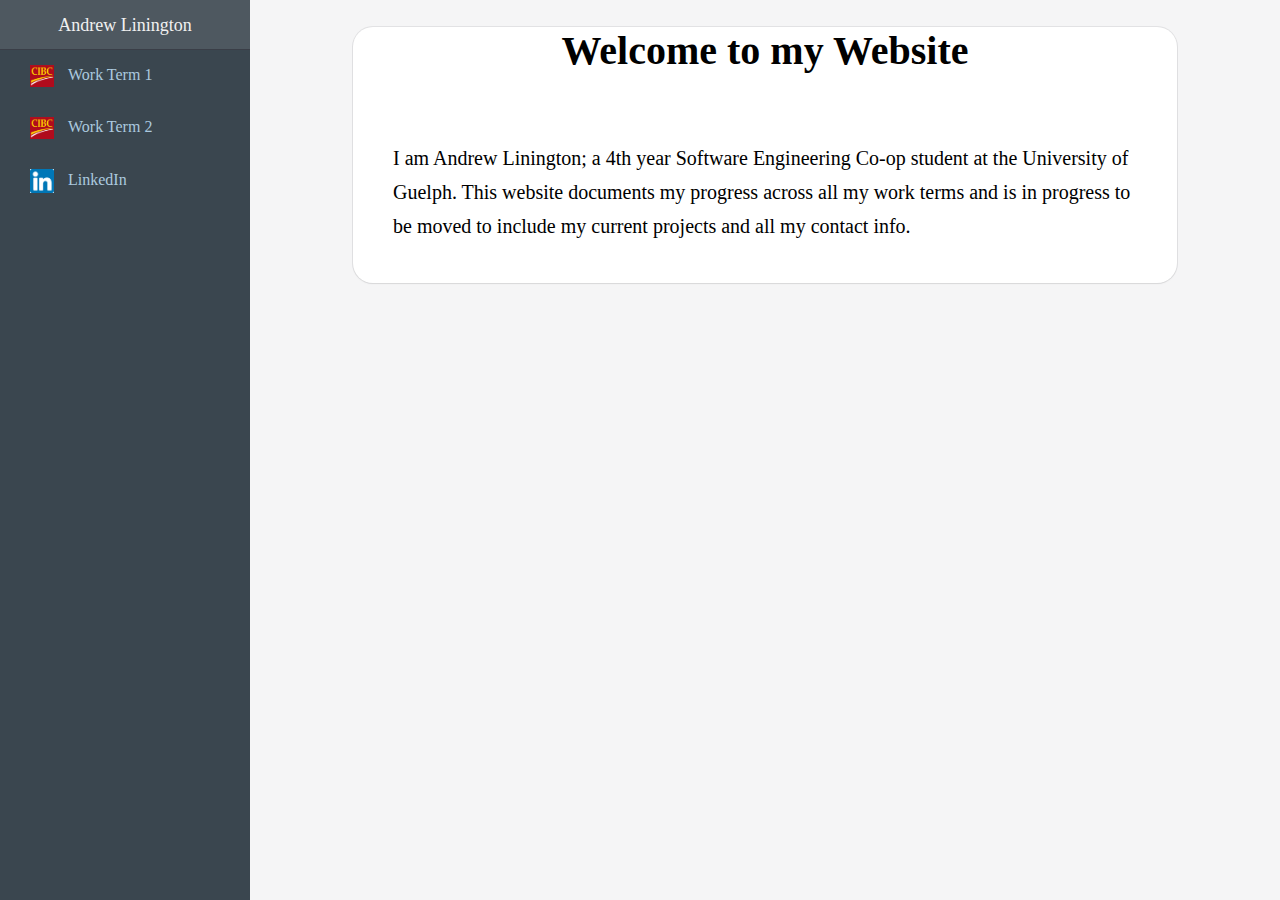
<file: index.html>
<!DOCTYPE HTML PUBLIC "-//W3C//DTD HTML 4.01 Transitional//EN"
        "http://www.w3.org/TR/html4/loose.dtd">
<html>
    <head>
        <link rel="stylesheet" href="css/CIBC.css">
        <title>Andrew Linington</title>
    </head>
    <body>
        <div>
            <div class="sidenav">
                <a id="home" title="Home" href="index.html">Andrew Linington</a>
                <div class="work-term-box" title="Work Term 1">
                    <a href="CIBC_WT1.html">
                        <img src="images/CIBC.png" alt="Work Term 1">&nbsp;Work Term 1&nbsp;</a>
                </div>
                <div class="work-term-box" title="Work Term 1">
                    <a href="CIBC_WT2.html">
                        <img src="images/CIBC.png" alt="Work Term 2">&nbsp;Work Term 2&nbsp;</a>
                </div>
                <div class="work-term-box" title="LinkedIn">
                    <a href="https://www.linkedin.com/in/andrew-linington" target="_blank">
                        <img src="images/LinkedIn.png" alt="LinkedIn">&nbsp;LinkedIn&nbsp;</a>
                </div>
            </div>
            <div id="main">
                <div class="card">
                    <h1 style="text-align: center;">Welcome to my Website</h1>
                    <p>I am Andrew Linington; a 4th year Software Engineering Co-op student at the University of Guelph.
                        This website documents my progress across all my work terms and is in progress to be moved to include my current projects and all my contact info.  
                    </p>
                </div>
            </div>
        </div>
    </body>
</html>
</file>
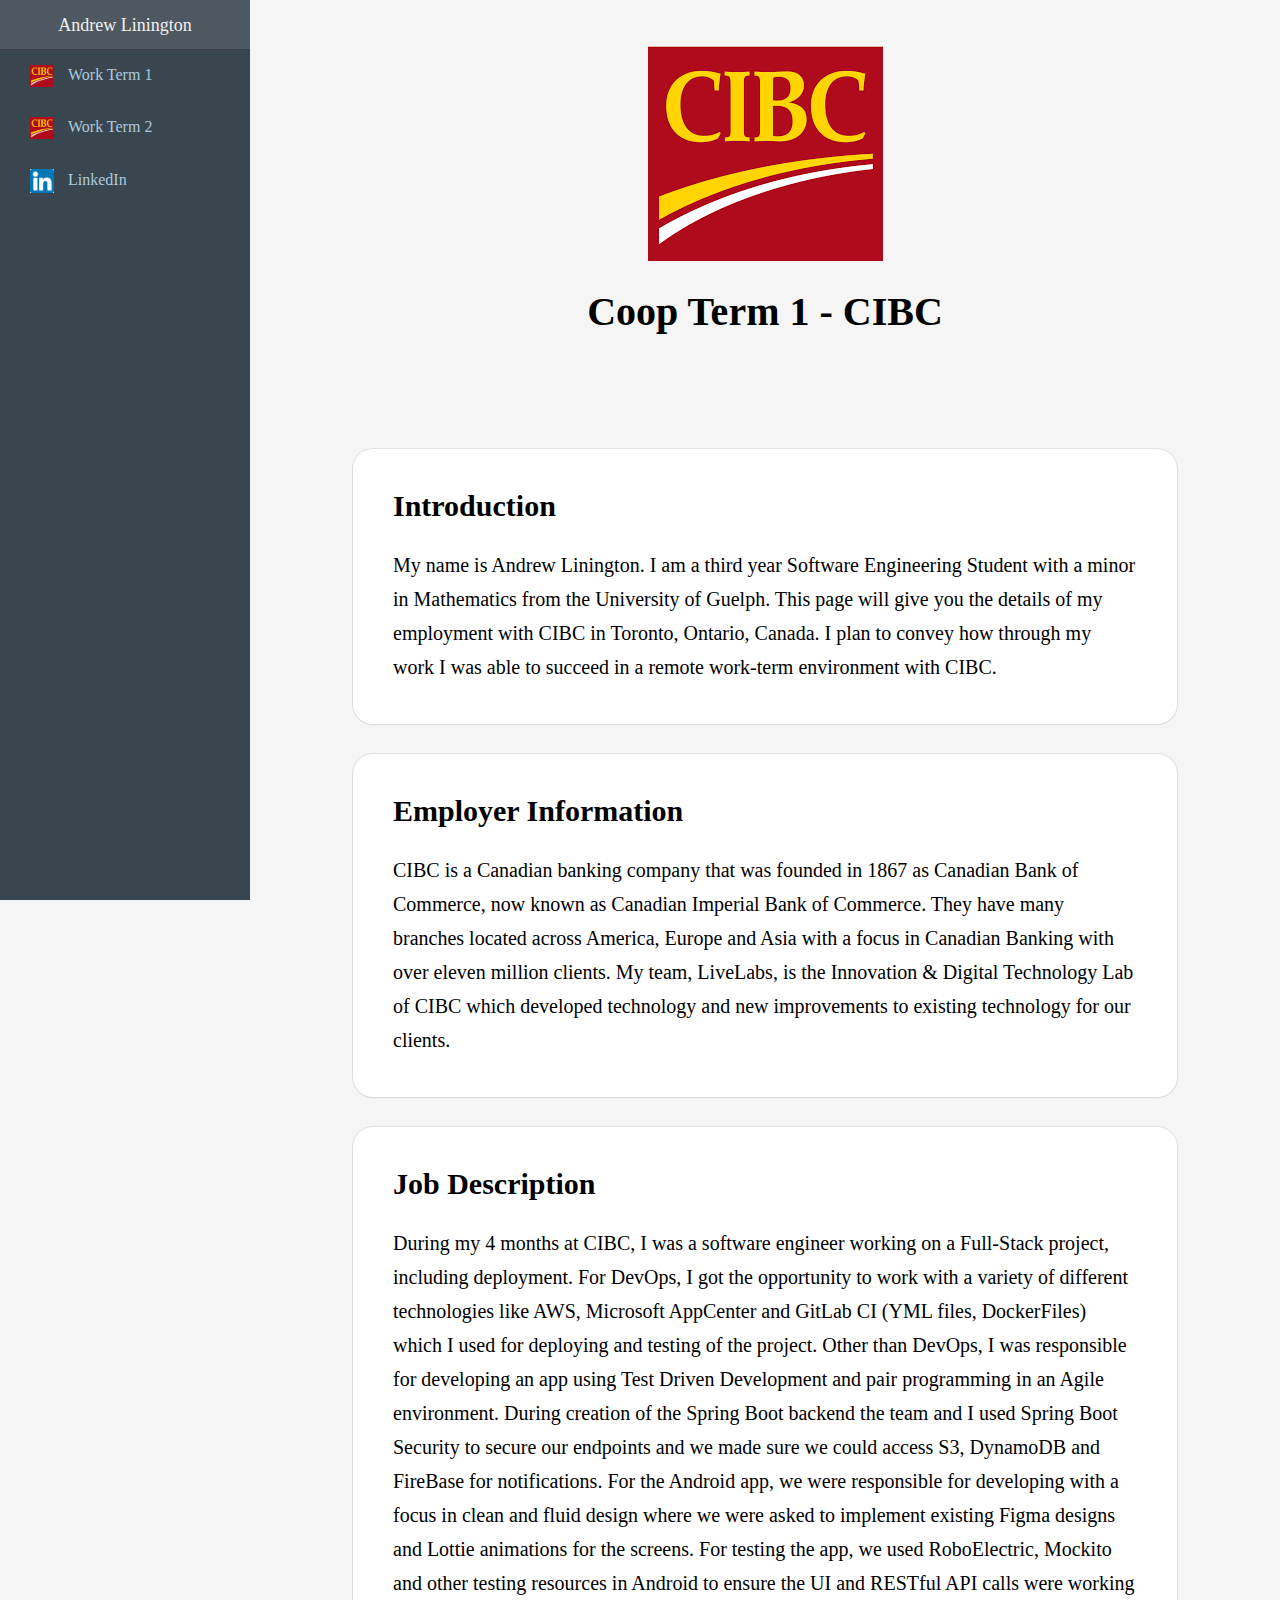
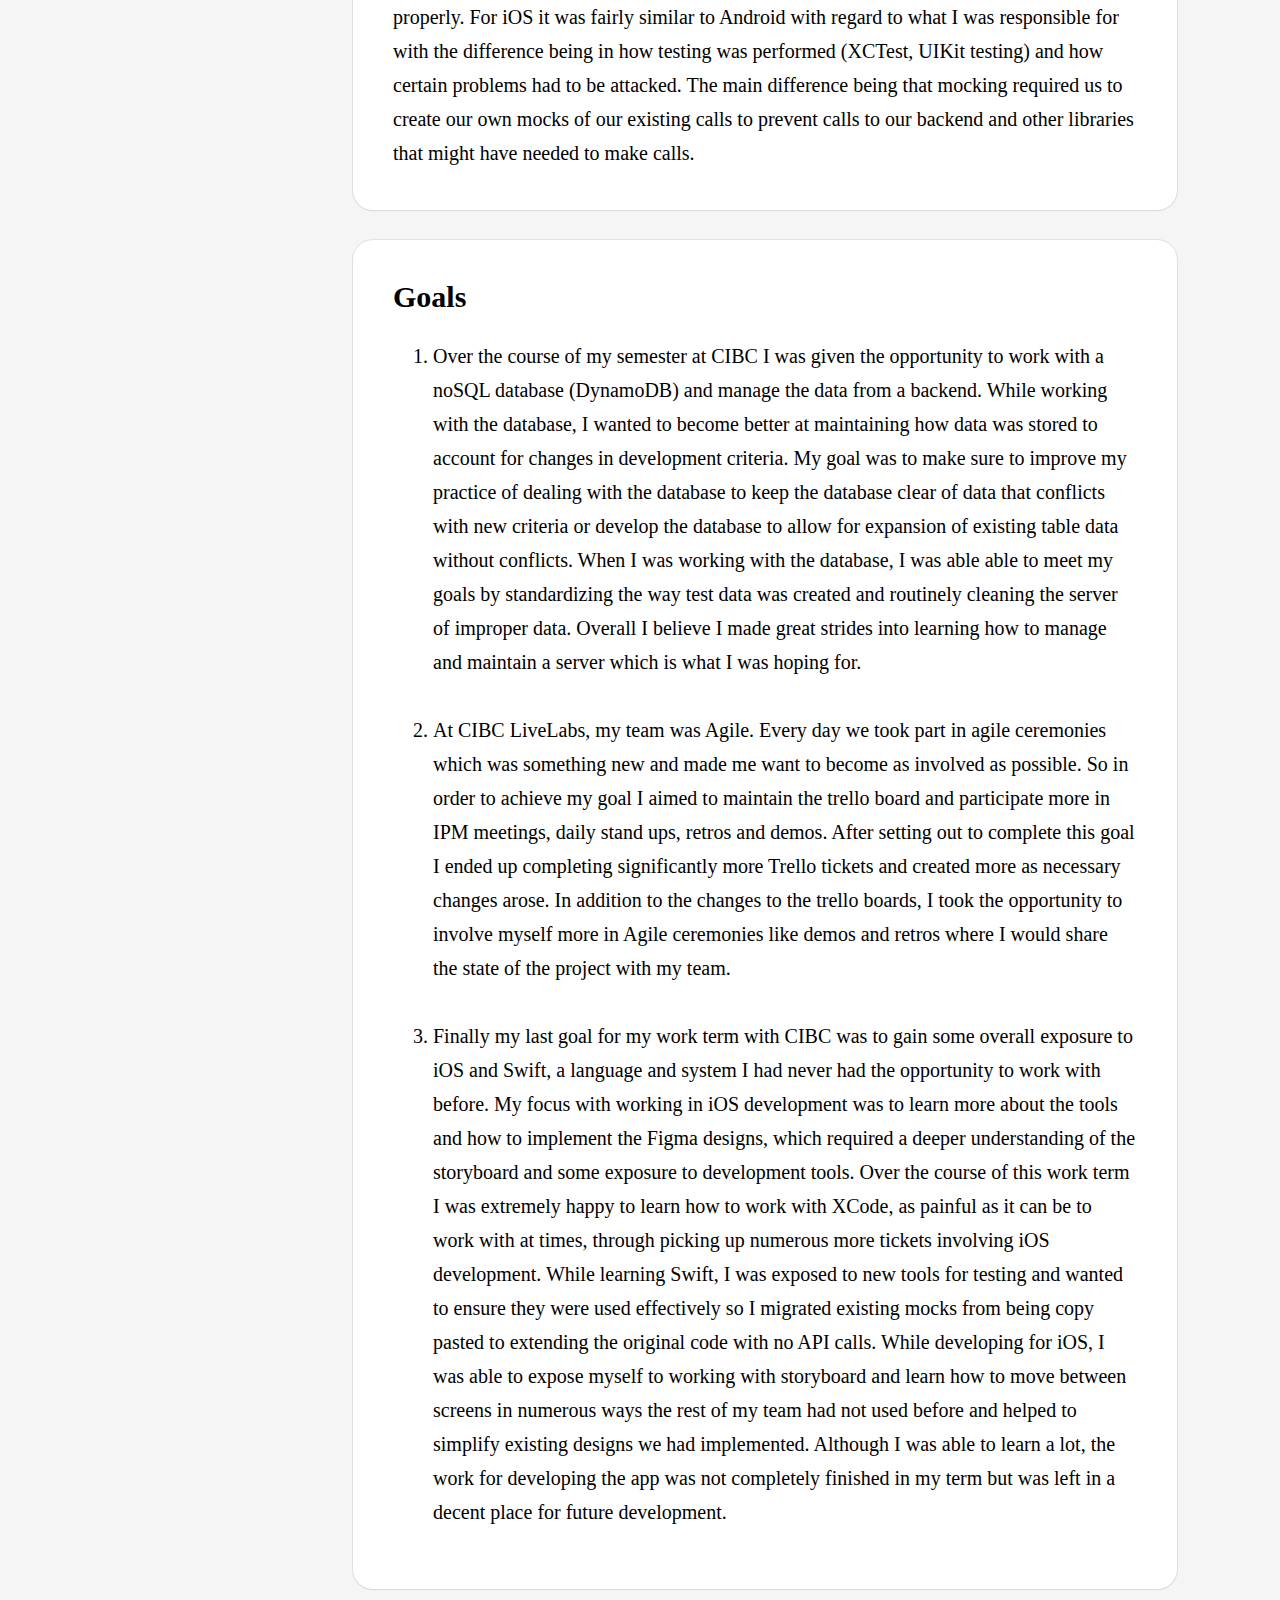
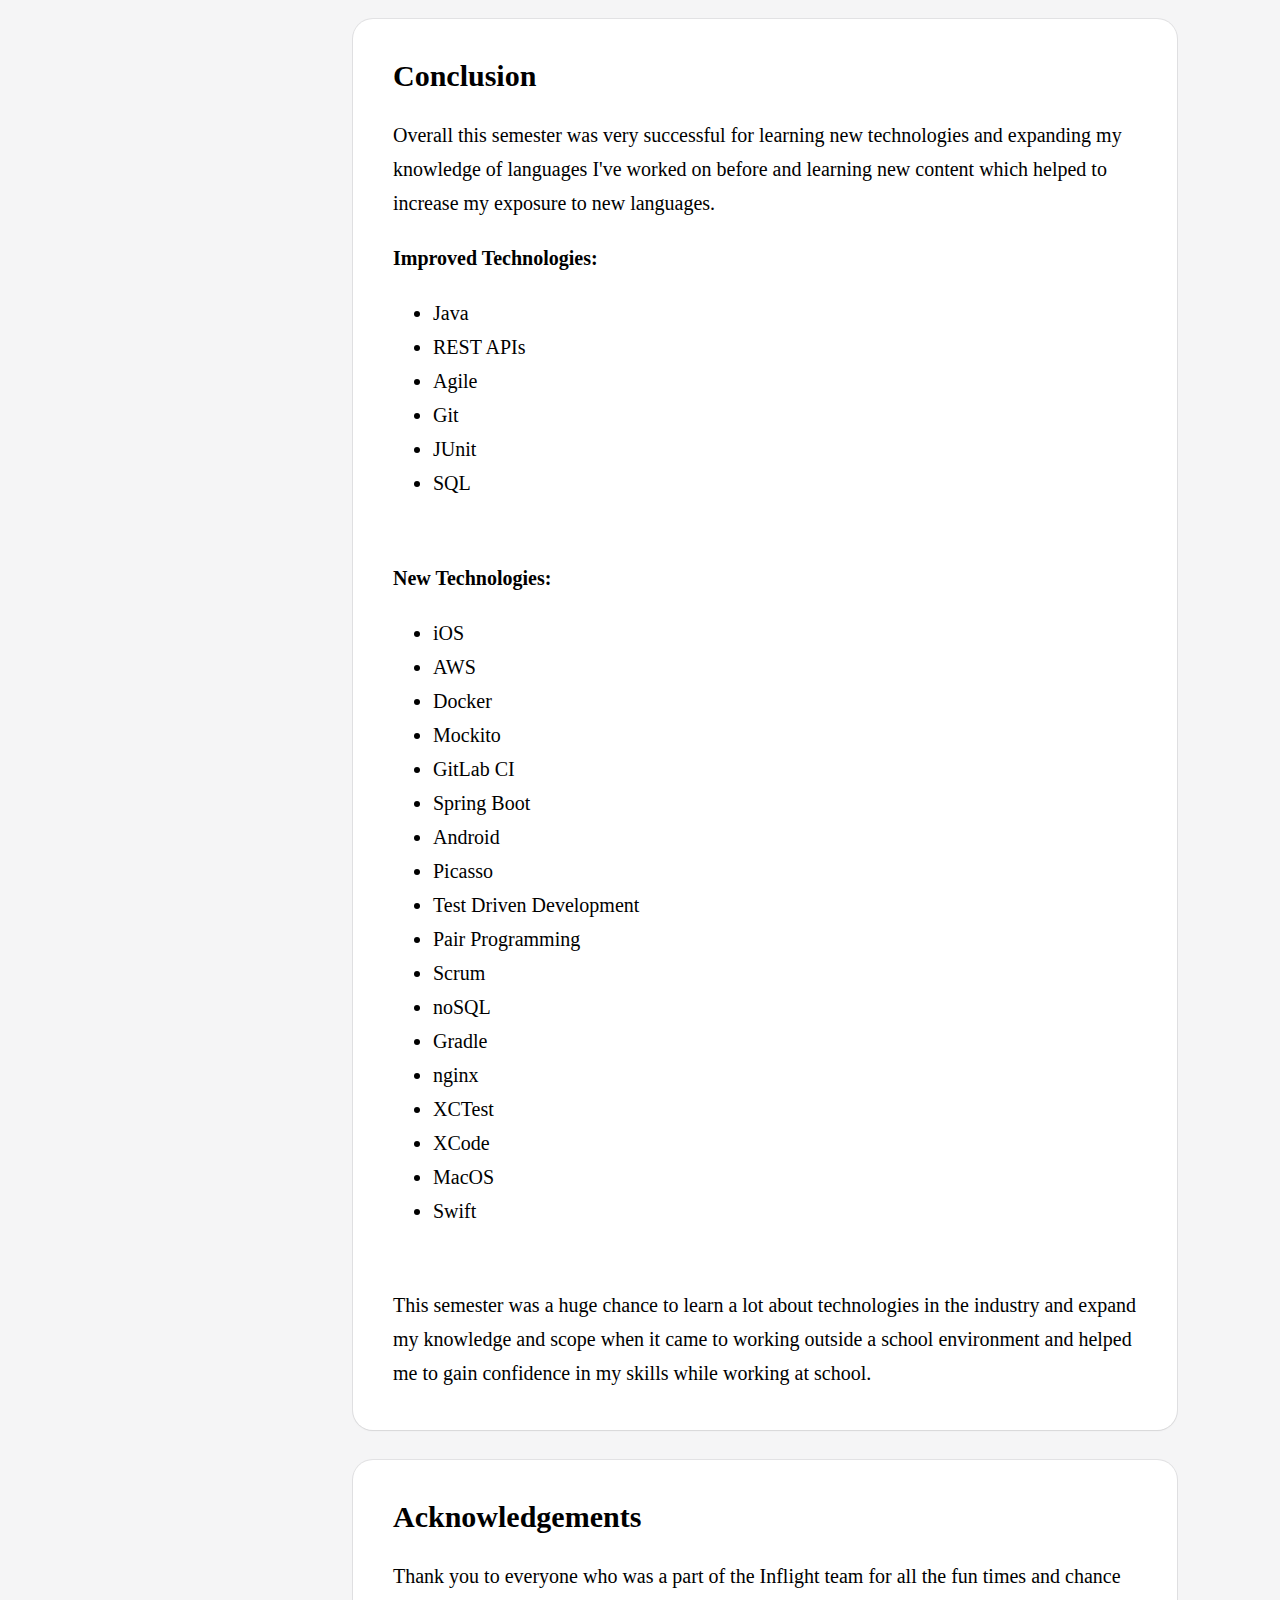
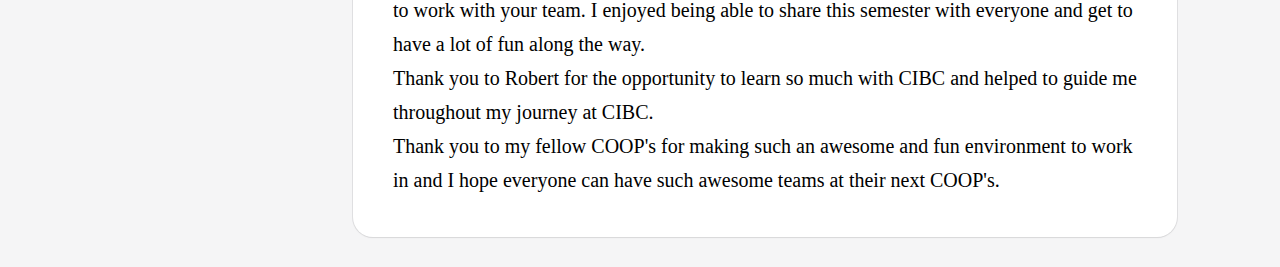
<file: CIBC_WT1.html>
<!DOCTYPE HTML PUBLIC "-//W3C//DTD HTML 4.01 Transitional//EN"
        "http://www.w3.org/TR/html4/loose.dtd">
<html>
    <head>
        <link rel="stylesheet" href="css/CIBC.css">
        <title>Andrew Linington</title>
    </head>
    <body>
        <div>
            <div class="sidenav">
                <a id="home" title="Home" href="index.html">Andrew Linington</a>
                <div class="work-term-box" title="Work Term 1">
                    <a href="CIBC_WT1.html">
                        <img src="images/CIBC.png" alt="Work Term 1">&nbsp;Work Term 1&nbsp;</a>
                </div>
                <div class="work-term-box" title="Work Term 1">
                    <a href="CIBC_WT2.html">
                        <img src="images/CIBC.png" alt="Work Term 2">&nbsp;Work Term 2&nbsp;</a>
                </div>
                <div class="work-term-box" title="LinkedIn">
                    <a href="https://www.linkedin.com/in/andrew-linington" target="_blank">
                        <img src="images/LinkedIn.png" alt="LinkedIn">&nbsp;LinkedIn&nbsp;</a>
                </div>
            </div>
            <div id="main">
                <br/>
                <div >
                    <br/>
                    <img src="images/CIBC.png" class="centered-block"/>
                    <h1 style="text-align: center;">
                        Coop Term 1 - CIBC
                    </h1>
                    <br/>
                </div>
                <div class="card">
                    <h2>
                        Introduction
                    </h2>
                    <p>
                        My name is Andrew Linington. I am a third year Software Engineering Student with a minor in Mathematics from the University of Guelph. This page will give you the details of my employment with CIBC in Toronto, Ontario, Canada.
                        I plan to convey how through my work I was able to succeed in a remote work-term environment with CIBC.
                    </p>
                </div>
                <div class="card">
                    <h2>
                        Employer Information
                    </h2>
                    <p>
                        CIBC is a Canadian banking company that was founded in 1867 as  Canadian Bank of Commerce, now known as Canadian Imperial Bank of Commerce.
                        They have many branches located across America, Europe and Asia with a focus in Canadian Banking with over eleven million clients.
                        My team, LiveLabs, is the Innovation & Digital Technology Lab of CIBC which developed technology and new improvements to existing technology for our clients.
                    </p>
                </div>
                <div class="card">
                    <h2>
                        Job Description
                    </h2>
                    <p>
                        During my 4 months at CIBC, I was a software engineer working on a Full-Stack project, including deployment.
                        For DevOps, I got the opportunity to work with a variety of different technologies like AWS, Microsoft AppCenter and GitLab CI (YML files, DockerFiles) which I used for deploying and testing of the project.
                        Other than DevOps, I was responsible for developing an app using Test Driven Development and pair programming in an Agile environment.
                        During creation of the Spring Boot backend the team and I used Spring Boot Security to secure our endpoints and we made sure we could access S3, DynamoDB and FireBase for notifications.
                        For the Android app, we were responsible for developing with a focus in clean and fluid design where we were asked to implement existing Figma designs and Lottie animations for the screens.
                        For testing the app, we used RoboElectric, Mockito and other testing resources in Android to ensure the UI and RESTful API calls were working properly.
                        For iOS it was fairly similar to Android with regard to what I was responsible for with the difference being in how testing was performed (XCTest, UIKit testing) and how certain problems had to be attacked.
                        The main difference being that mocking required us to create our own mocks of our existing calls to prevent calls to our backend and other libraries that might have needed to make calls.
                    </p>
                </div>
                <div class="card">
                    <h2>
                        Goals
                    </h2>
                    <p>
                        <div class="list">
                            <ol>
                                <li>
                                    Over the course of my semester at CIBC I was given the opportunity to work with a noSQL database (DynamoDB) and manage the data from a backend.
                                    While working with the database, I wanted to become better at maintaining how data was stored to account for changes in development criteria.
                                    My goal was to make sure to improve my practice of dealing with the database to keep the database clear of data that conflicts with new criteria or develop the database to allow for expansion of existing table data without conflicts.
                                    When I was working with the database, I was able able to meet my goals by standardizing the way test data was created and routinely cleaning the server of improper data.
                                    Overall I believe I made great strides into learning how to manage and maintain a server which is what I was hoping for.
                                </li>
                                <br>
                                <li>
                                    At CIBC LiveLabs, my team was Agile. Every day we took part in agile ceremonies which was something new and made me want to become as involved as possible.
                                    So in order to achieve my goal I aimed to maintain the trello board and participate more in IPM meetings, daily stand ups, retros  and demos.
                                    After setting out to complete this goal I ended up completing significantly more Trello tickets and created more as necessary changes arose.
                                    In addition to the changes to the trello boards, I took the opportunity to involve myself more in Agile ceremonies like demos and retros where I would share the state of the project with my team.
                                </li>
                                <br>
                                <li>
                                    Finally my last goal for my work term with CIBC was to gain some overall exposure to iOS and Swift, a language and system I had never had the opportunity to work with before.
                                    My focus with working in iOS development was to learn more about the tools and how to implement the Figma designs, which required a deeper understanding of the storyboard and some exposure to development tools.
                                    Over the course of this work term I was extremely happy to learn how to work with XCode, as painful as it can be to work with at times, through picking up numerous more tickets involving iOS development.
                                    While learning Swift, I was exposed to new tools for testing and wanted to ensure they were used effectively so I migrated existing mocks from being copy pasted to extending the original code with no API calls.
                                    While developing for iOS, I was able to expose myself to working with storyboard and learn how to move between screens in numerous ways the rest of my team had not used before and helped to simplify existing designs we had implemented.
                                    Although I was able to learn a lot, the work for developing the app was not completely finished in my term but was left in a decent place for future development.
                                </li>
                            </ol>
                        </div>
                    </p>
                </div>
                <div class="card">
                    <h2>
                        Conclusion
                    </h2>
                    <p> Overall this semester was very successful for learning new technologies and expanding my knowledge of languages I've worked on before and learning new content which helped to increase my exposure to new languages. </p>
                    <h4>Improved Technologies:</h4>
                    <div class="list">
                        <ul>
                            <li>
                                Java
                            </li>
                            <li>
                                REST APIs
                            </li>
                            <li>
                                Agile
                            </li>
                            <li>
                                Git
                            </li>
                            <li>
                                JUnit
                            </li>
                            <li>
                                SQL
                            </li>
                        </ul>
                    </div>
                    <h4>New Technologies:</h4>
                    <div class="list">
                        <ul>
                            <li>
                                iOS
                            </li>
                            <li>
                                AWS
                            </li>
                            <li>
                                Docker
                            </li>
                            <li>
                                Mockito
                            </li>
                            <li>
                                GitLab CI
                            </li>
                            <li>
                                Spring Boot
                            </li>
                            <li>
                                Android
                            </li>
                            <li>
                                Picasso
                            </li>
                            <li>
                                Test Driven Development
                            </li>
                            <li>
                                Pair Programming
                            </li>
                            <li>
                                Scrum
                            </li>
                            <li>
                                noSQL
                            </li>
                            <li>
                                Gradle
                            </li>
                            <li>
                                nginx
                            </li>
                            <li>
                                XCTest
                            </li>
                            <li>
                                XCode
                            </li>
                            <li>
                                MacOS
                            </li>
                            <li>
                                Swift
                            </li>
                        </ul>
                    </div>
                    <p>
                    This semester was a huge chance to learn a lot about technologies in the industry and expand my knowledge and scope when it came to working outside a school environment and helped me to gain confidence
                    in my skills while working at school.
                    </p>
                </div>
                <div class="card">
                    <h2>
                        Acknowledgements
                    </h2>
                    <p>
                        Thank you to everyone who was a part of the Inflight team for all the fun times and chance to work with your team. I enjoyed being able to share this semester with everyone and get to have a lot of fun along the way.
                        <br>
                        Thank you to Robert for the opportunity to learn so much with CIBC and helped to guide me throughout my journey at CIBC.
                        <br>
                        Thank you to my fellow COOP's for making such an awesome and fun environment to work in and I hope everyone can have such awesome teams at their next COOP's.
                    </p>
                </div>
            </div>
        </div>
    </body>
</html>
</file>
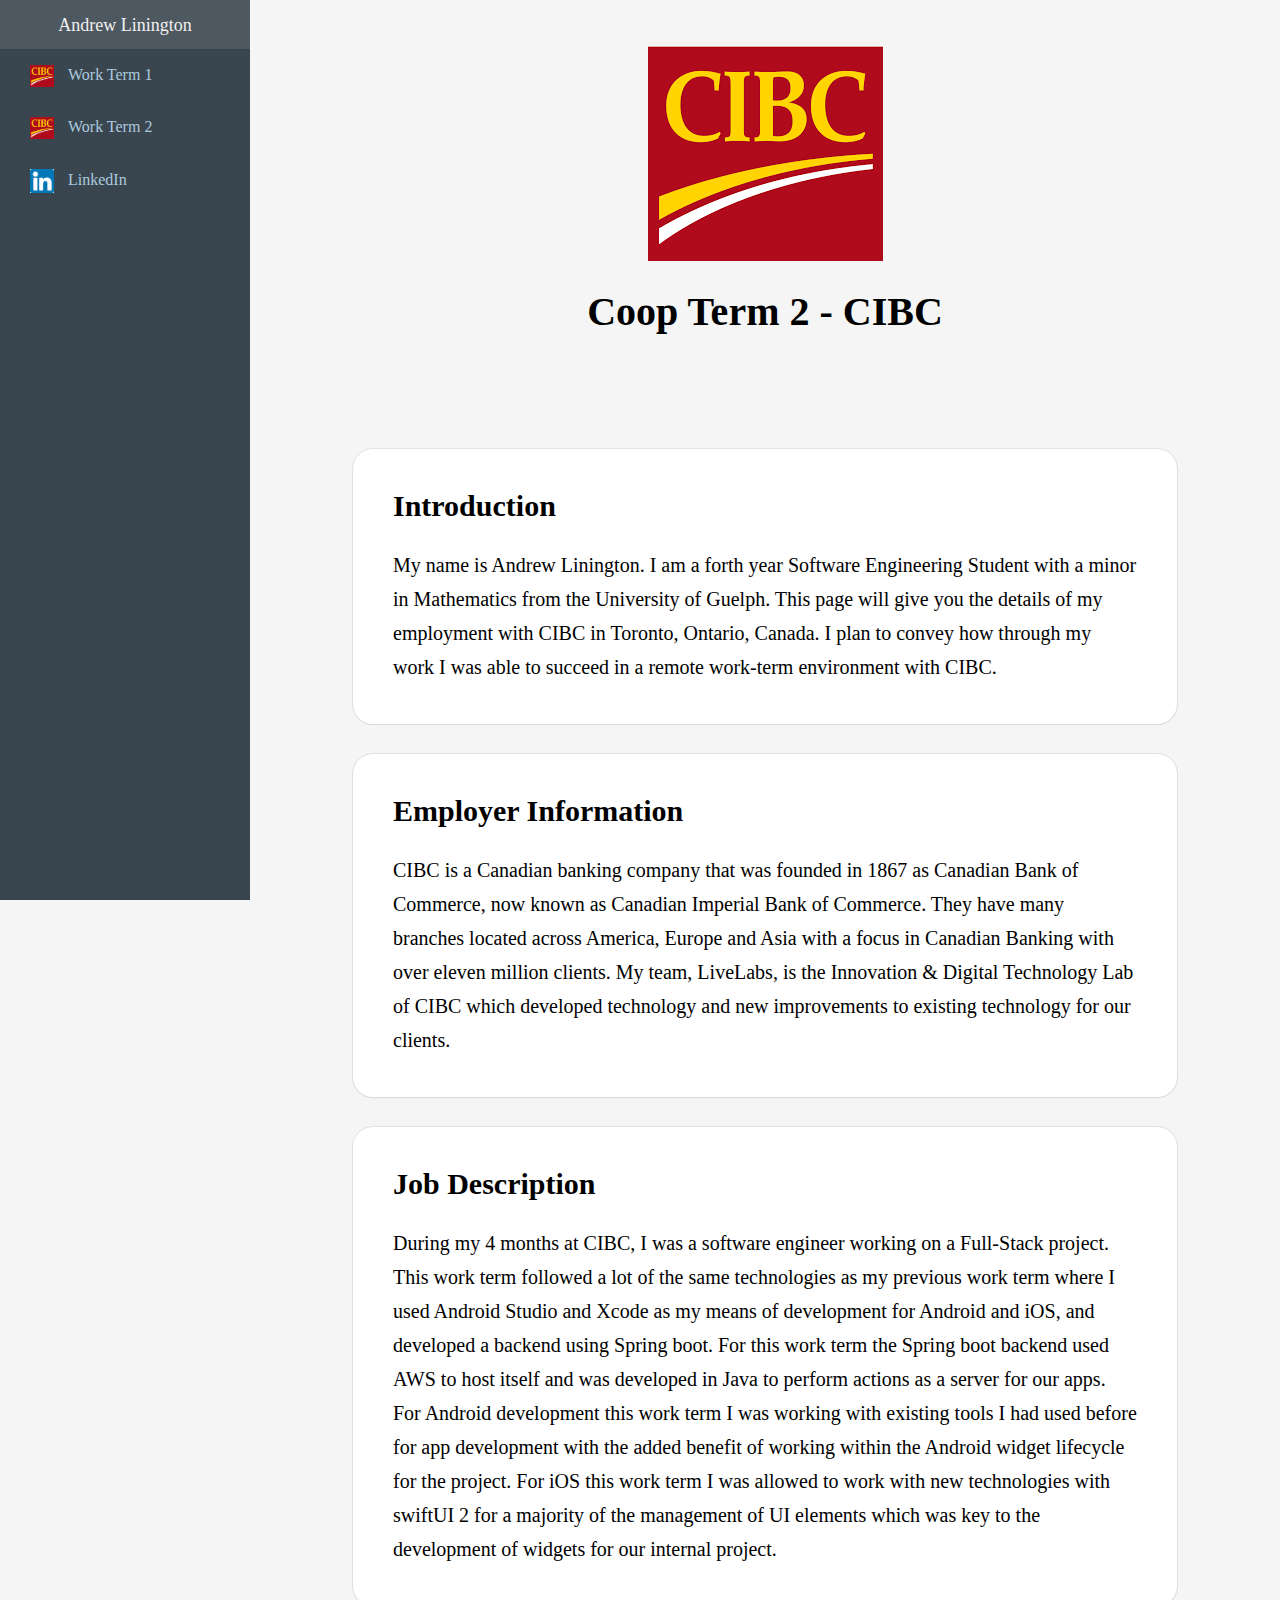
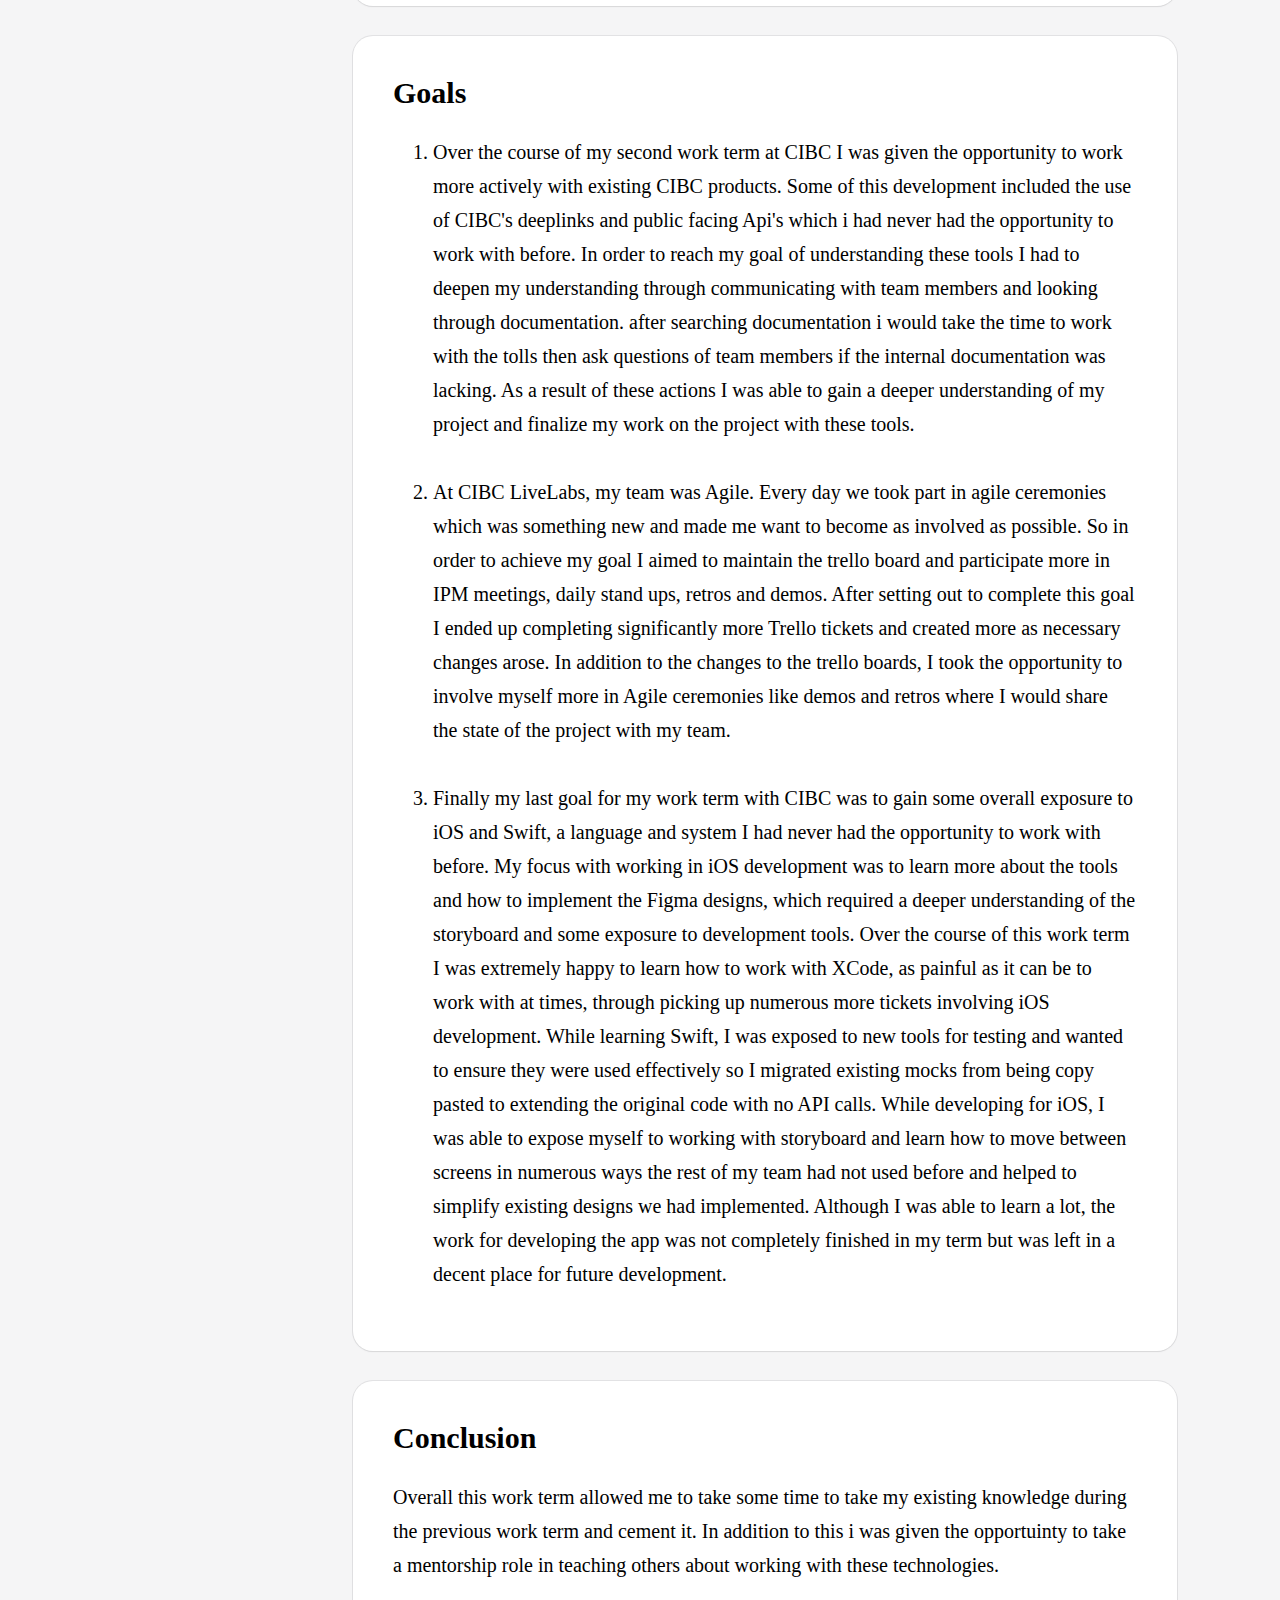
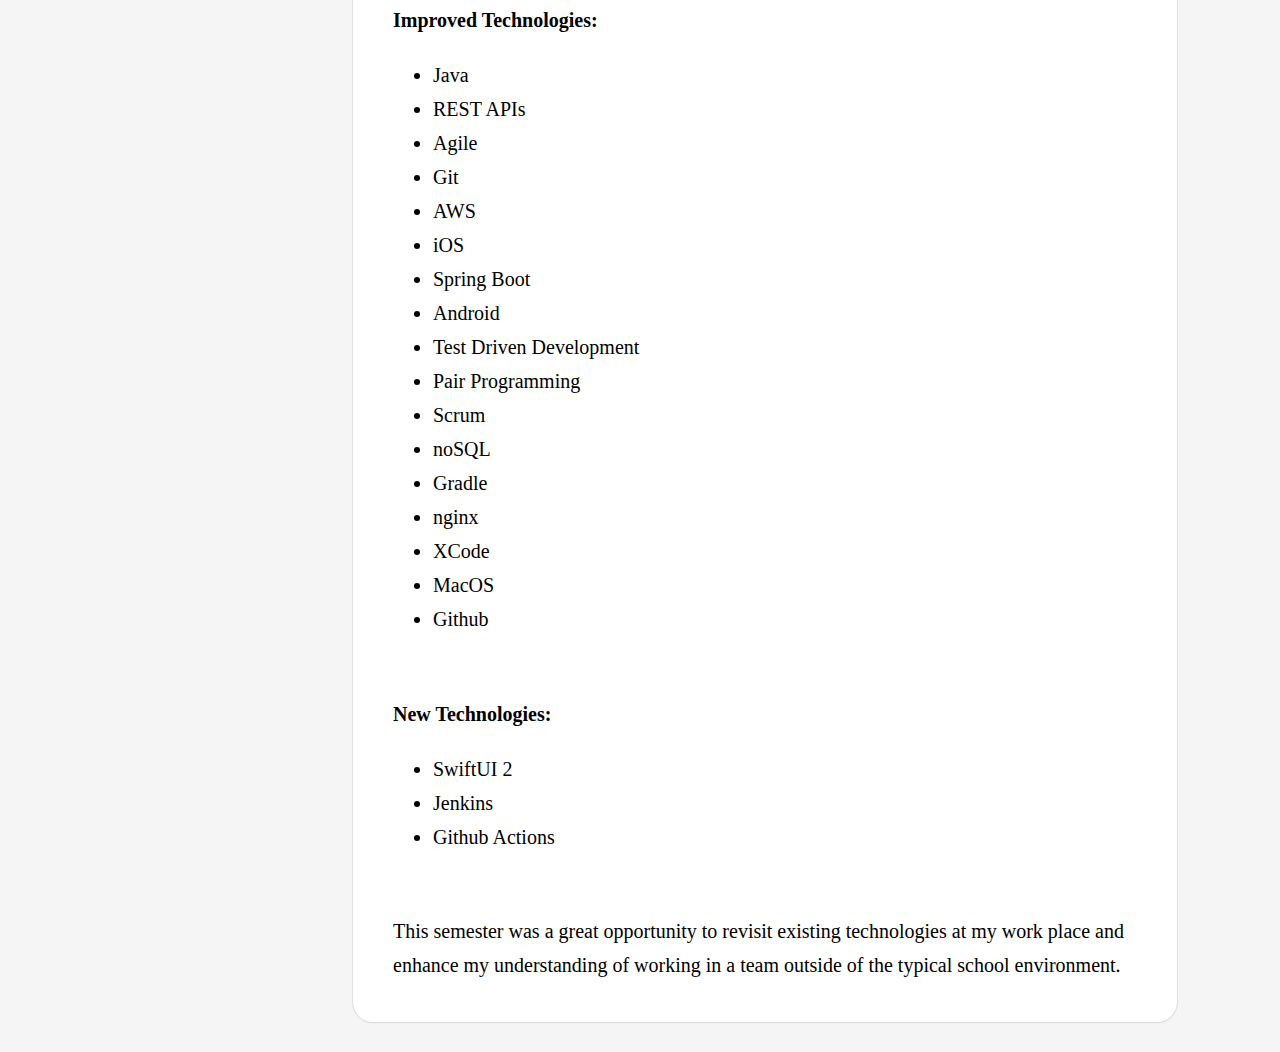
<file: CIBC_WT2.html>
<!DOCTYPE HTML PUBLIC "-//W3C//DTD HTML 4.01 Transitional//EN"
        "http://www.w3.org/TR/html4/loose.dtd">
<html>
    <head>
        <link rel="stylesheet" href="css/CIBC.css">
        <title>Andrew Linington</title>
    </head>
    <body>
        <div>
            <div class="sidenav">
                <a id="home" title="Home" href="index.html">Andrew Linington</a>
                <div class="work-term-box" title="Work Term 1">
                    <a href="CIBC_WT1.html">
                        <img src="images/CIBC.png" alt="Work Term 1">&nbsp;Work Term 1&nbsp;</a>
                </div>
                <div class="work-term-box" title="Work Term 1">
                    <a href="CIBC_WT2.html">
                        <img src="images/CIBC.png" alt="Work Term 2">&nbsp;Work Term 2&nbsp;</a>
                </div>
                <div class="work-term-box" title="LinkedIn">
                    <a href="https://www.linkedin.com/in/andrew-linington" target="_blank">
                        <img src="images/LinkedIn.png" alt="LinkedIn">&nbsp;LinkedIn&nbsp;</a>
                </div>
            </div>
            <div id="main">
                <br/>
                <div >
                    <br/>
                    <img src="images/CIBC.png" class="centered-block"/>
                    <h1 style="text-align: center;">
                        Coop Term 2 - CIBC
                    </h1>
                    <br/>
                </div>
                <div class="card">
                    <h2>
                        Introduction
                    </h2>
                    <p>
                        My name is Andrew Linington. I am a forth year Software Engineering Student with a minor in Mathematics from the University of Guelph. This page will give you the details of my employment with CIBC in Toronto, Ontario, Canada.
                        I plan to convey how through my work I was able to succeed in a remote work-term environment with CIBC.
                    </p>
                </div>
                <div class="card">
                    <h2>
                        Employer Information
                    </h2>
                    <p>
                        CIBC is a Canadian banking company that was founded in 1867 as  Canadian Bank of Commerce, now known as Canadian Imperial Bank of Commerce.
                        They have many branches located across America, Europe and Asia with a focus in Canadian Banking with over eleven million clients.
                        My team, LiveLabs, is the Innovation & Digital Technology Lab of CIBC which developed technology and new improvements to existing technology for our clients.
                    </p>
                </div>
                <!--Add new Info here  -->
                <div class="card">
                    <h2>
                        Job Description
                    </h2>
                    <p>
                        During my 4 months at CIBC, I was a software engineer working on a Full-Stack project. 
	                    This work term followed a lot of the same technologies as my previous work term where I used Android Studio and Xcode as my means of development for Android and iOS, and developed a backend using Spring boot. 
	                    For this work term the Spring boot backend used AWS to host itself and was developed in Java to perform actions as a server for our apps.
	                    For Android development this work term I was working with existing tools I had used before for app development with the added benefit of working within the Android widget lifecycle for the project.
	                    For iOS this work term I was allowed to work with new technologies with swiftUI 2 for a majority of the management of UI elements which was key to the development of widgets for our internal project. 
                    </p>
                </div>

                <!-- Goals -->
                <div class="card">
                    <h2>
                        Goals
                    </h2>
                    <p>
                        <div class="list">
                            <ol>
                                <li>
                                    Over the course of my second work term at CIBC I was given the opportunity to work more actively with existing CIBC products.
                                    Some of this development included the use of CIBC's deeplinks and public facing Api's which i had never had the opportunity to work with before.
                                    In order to reach my goal of understanding these tools I had to deepen my understanding through communicating with team members and looking through documentation. 
                                    after searching documentation i would take the time to work with the tolls then ask questions of team members if the internal documentation was lacking.
                                    As a result of these actions I was able to gain a deeper understanding of my project and finalize my work on the project with these tools.
                                </li>
                                <br>
                                <li>
                                    At CIBC LiveLabs, my team was Agile. Every day we took part in agile ceremonies which was something new and made me want to become as involved as possible.
                                    So in order to achieve my goal I aimed to maintain the trello board and participate more in IPM meetings, daily stand ups, retros  and demos.
                                    After setting out to complete this goal I ended up completing significantly more Trello tickets and created more as necessary changes arose.
                                    In addition to the changes to the trello boards, I took the opportunity to involve myself more in Agile ceremonies like demos and retros where I would share the state of the project with my team.
                                </li>
                                <br>
                                <li>
                                    Finally my last goal for my work term with CIBC was to gain some overall exposure to iOS and Swift, a language and system I had never had the opportunity to work with before.
                                    My focus with working in iOS development was to learn more about the tools and how to implement the Figma designs, which required a deeper understanding of the storyboard and some exposure to development tools.
                                    Over the course of this work term I was extremely happy to learn how to work with XCode, as painful as it can be to work with at times, through picking up numerous more tickets involving iOS development.
                                    While learning Swift, I was exposed to new tools for testing and wanted to ensure they were used effectively so I migrated existing mocks from being copy pasted to extending the original code with no API calls.
                                    While developing for iOS, I was able to expose myself to working with storyboard and learn how to move between screens in numerous ways the rest of my team had not used before and helped to simplify existing designs we had implemented.
                                    Although I was able to learn a lot, the work for developing the app was not completely finished in my term but was left in a decent place for future development.
                                </li>
                            </ol>
                        </div>
                    </p>
                </div>

                <!-- Conclusion -->
                <div class="card">
                    <h2>
                        Conclusion
                    </h2>
                    <p> Overall this work term allowed me to take some time to take my existing knowledge during the previous work term and cement it.
                         In addition to this i was given the opportuinty to take a mentorship role in teaching others about working with these technologies. 
                    </p>
                    <h4>Improved Technologies:</h4>
                    <div class="list">
                        <ul>
                            <li>
                                Java
                            </li>
                            <li>
                                REST APIs
                            </li>
                            <li>
                                Agile
                            </li>
                            <li>
                                Git
                            </li>
                            <li>
                                AWS
                            </li>
                            <li>
                                iOS
                            </li>
                            <li>
                                Spring Boot
                            </li>
                            <li>
                                Android
                            </li>
                            <li>
                                Test Driven Development
                            </li>
                            <li>
                                Pair Programming
                            </li>
                            <li>
                                Scrum
                            </li>
                            <li>
                                noSQL
                            </li>
                            <li>
                                Gradle
                            </li>
                            <li>
                                nginx
                            </li>
                            <li>
                                XCode
                            </li>
                            <li>
                                MacOS
                            </li>
                            <li>
                                Github
                            </li>
                        </ul>
                    </div>
                    <h4>New Technologies:</h4>
                    <div class="list">
                        <ul>
                            <li>
                                SwiftUI 2
                            </li>
                            <li>
                                Jenkins
                            </li>
                            <li>
                                Github Actions
                            </li>
                        </ul>
                    </div>
                    <p>
                    This semester was a great opportunity to revisit existing technologies at my work place and enhance my understanding of
                    working in a team outside of the typical school environment.
                    </p>
                </div>

                <!-- Acknowledgements -->
            </div>
        </div>
    </body>
</html>
</file>
<file: css/CIBC.css>
body {
    margin: auto;
    background-color: #f5f5f6;
    font-size: 20px;
    font-family: "Times New Roman";
}

.max-content-size {
    padding-top: 45px;
    padding-bottom: 45px;
    max-width: 750px;
    margin: auto;
    color: #000000;
}

.centered-block {
    display: block;
    text-align: center;
    margin-right: auto;
    margin-left: auto;
}

.sidenav {
    height: 100%;
    width: 250px;
    position: fixed;
    overflow-x: hidden;
    align-items: center;
    background-color: #3a464f;
    /*46494c*/
    /*22333b*/
    /*box-shadow: 0 1px 2px rgba(0, 0, 0, 0.05), 0 0 0 1px rgba(63, 63, 68, 0.1);*/
    z-index: 100;
    top: 0;
    left: 0;
}


.sidenav #home {
    padding-top: 15px;
    text-align: center;
    padding-bottom: 13px;
    border-bottom: 1px solid rgba(47, 48, 58, 0.644);
}
.sidenav a {
    text-decoration: none;
    text-align: left;
    font-size: large;
    color: #abc9df;
    display: block;
}
.sidenav a:hover {
    background-color: rgba(255, 255, 255, 0.1);
    color: #f1f1f1;
}

.work-term-box {
    /*display: flex;*/
    /*align-items: center;*/
}
.work-term-box a {
    /*display:inline-block;*/
    /*vertical-align: middle;*/
    text-align: left;
    font-size: 16px;
    padding-top: 15px;
    padding-bottom: 15px;
    width: 100%;
}
.work-term-box img {
    padding-left: 30px;
    padding-right: 10px;
    vertical-align: middle;
    width: 24px;
}
.card {
    border-radius: 20px;
    box-shadow: 0 1px 2px rgba(0, 0, 0, 0.05), 0 0 0 1px rgba(63, 63, 68, 0.1);
    background-color: #FFFFFF;
    width: 80%;
    margin-right: auto;
    margin-left: auto;
    margin-bottom: 30px;
    /*margin-bottom: 30px;*/
    /*color: #55828B;*/
    /*color: #364958;*/
}
.card p {
    line-height: 1.7;
    padding: 0 40px 0 40px;
}
.card p:last-child, ul:last-child {
    padding-bottom: 40px;
}
#main {
    margin-left: 250px;
}
h1 {
    padding: 0 40px 40px 40px;
    text-align: center;
}
h2 {
    padding: 40px 40px 0 40px;
}
h4 {
    padding: 0 40px;
}
hr {
    /*margin-top: 20px;*/
    /*margin-bottom: 20px;*/
    border: 0;
    border-top: 1px solid #eee;
    width: 95%;
}
.list {
    line-height: 1.7;
    padding-left: 40px;
    padding-right: 40px;
}
</file>
